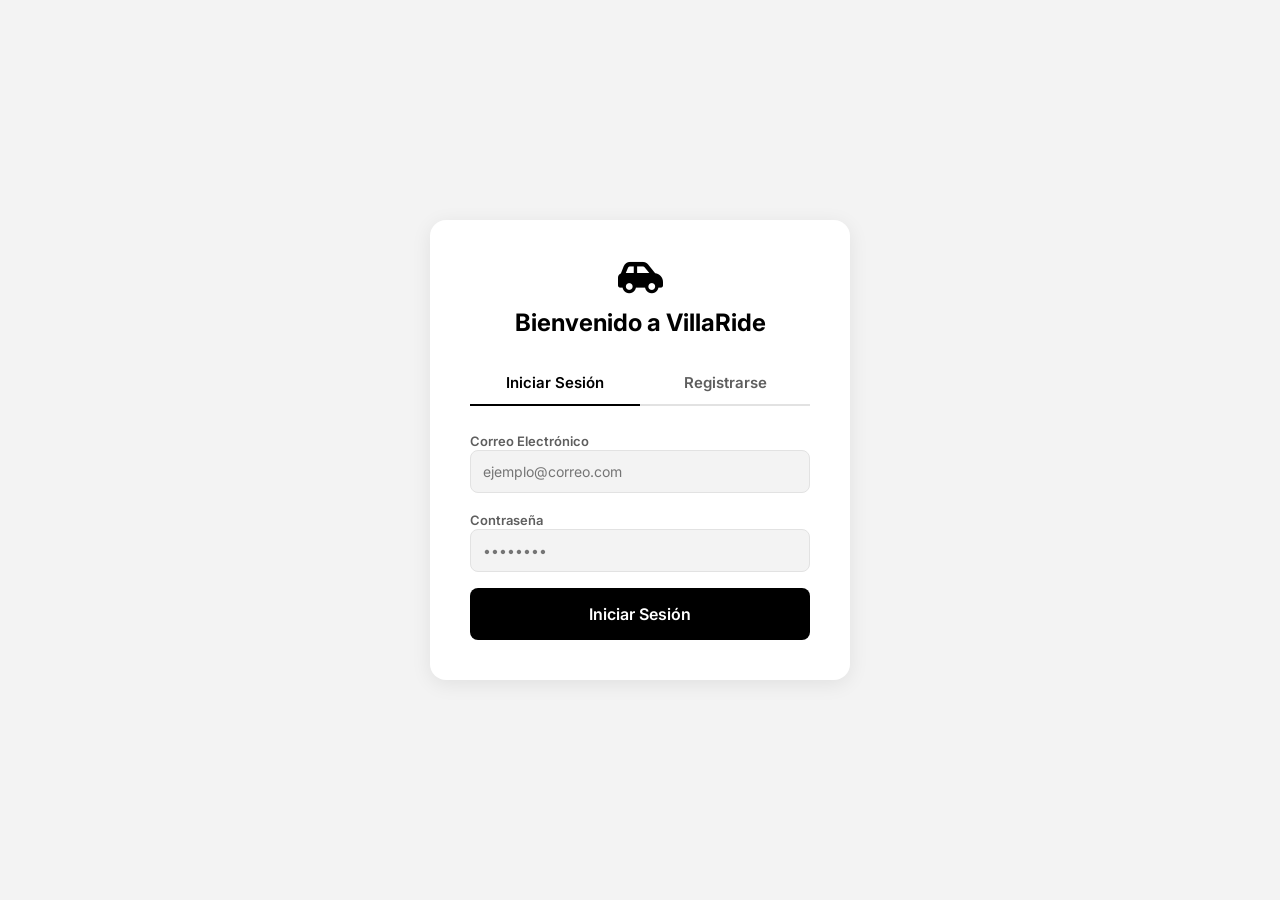
<file: login.html>
<!DOCTYPE html>
<html lang="es">
<head>
    <meta charset="UTF-8">
    <meta name="viewport" content="width=device-width, initial-scale=1.0">
    <title>VillaRide - Iniciar Sesión / Registro</title>
    <link rel="stylesheet" href="https://cdnjs.cloudflare.com/ajax/libs/font-awesome/6.4.0/css/all.min.css">
    <link href="https://fonts.googleapis.com/css2?family=Inter:wght@300;400;500;600;700&display=swap" rel="stylesheet">
    <link rel="stylesheet" href="styles.css">
    <style>
        body {
            display: flex;
            align-items: center;
            justify-content: center;
            background-color: var(--bg-secondary);
            overflow: auto;
        }
        .auth-container {
            background: var(--bg-primary);
            padding: 40px;
            border-radius: 16px;
            box-shadow: var(--shadow);
            width: 100%;
            max-width: 420px;
            text-align: center;
        }
        .auth-header {
            margin-bottom: 24px;
        }
        .auth-header i {
            font-size: 36px;
            margin-bottom: 12px;
        }
        .auth-tabs {
            display: flex;
            border-bottom: 2px solid var(--border-color);
            margin-bottom: 24px;
        }
        .auth-tab {
            flex: 1;
            padding: 12px;
            background: none;
            border: none;
            font-weight: 600;
            color: var(--text-secondary);
            cursor: pointer;
            border-bottom: 2px solid transparent;
            margin-bottom: -2px;
            font-size: 15px;
        }
        .auth-tab.active {
            color: var(--text-primary);
            border-bottom-color: var(--accent-color);
        }
        .auth-form {
            display: flex;
            flex-direction: column;
            gap: 16px;
            text-align: left;
        }
        .auth-form label {
            font-size: 13px;
            font-weight: 600;
            color: var(--text-secondary);
        }
        .auth-form input {
            width: 100%;
            padding: 12px;
            border: 1px solid var(--border-color);
            border-radius: 8px;
            background: var(--bg-secondary);
            color: var(--text-primary);
            font-size: 14px;
            outline: none;
        }
        .auth-form input:focus {
            border-color: var(--accent-color);
        }
        .error-msg {
            color: var(--danger-color);
            font-size: 13px;
            display: none;
            text-align: center;
        }
    </style>
</head>
<body class="light-mode">

    <div class="auth-container">
        <div class="auth-header">
            <i class="fa-solid fa-car-side"></i>
            <h2>Bienvenido a VillaRide</h2>
        </div>

        <div class="auth-tabs">
            <button class="auth-tab active" id="tab-login" onclick="switchAuthMode('login')">Iniciar Sesión</button>
            <button class="auth-tab" id="tab-register" onclick="switchAuthMode('register')">Registrarse</button>
        </div>

        <form id="auth-form" class="auth-form">
            <div id="name-group" class="hidden">
                <label for="user-name">Nombre Completo</label>
                <input type="text" id="user-name" placeholder="Tu nombre">
            </div>

            <div>
                <label for="user-email">Correo Electrónico</label>
                <input type="email" id="user-email" placeholder="ejemplo@correo.com" required>
            </div>

            <div>
                <label for="user-password">Contraseña</label>
                <input type="password" id="user-password" placeholder="••••••••" required>
            </div>

            <p id="error-message" class="error-msg"></p>

            <button type="submit" id="submit-btn" class="primary-btn">Iniciar Sesión</button>
        </form>
    </div>

    <script>
        // Si ya hay sesión iniciada, redirigir directamente al Index
        if (localStorage.getItem('currentUser')) {
            window.location.href = 'index.html';
        }

        let mode = 'login';

        function switchAuthMode(newMode) {
            mode = newMode;
            document.getElementById('tab-login').classList.toggle('active', mode === 'login');
            document.getElementById('tab-register').classList.toggle('active', mode === 'register');
            document.getElementById('name-group').classList.toggle('hidden', mode === 'login');
            document.getElementById('submit-btn').textContent = mode === 'login' ? 'Iniciar Sesión' : 'Crear Cuenta';
            document.getElementById('error-message').style.display = 'none';
        }

        document.getElementById('auth-form').addEventListener('submit', (e) => {
            e.preventDefault();
            const email = document.getElementById('user-email').value.trim();
            const password = document.getElementById('user-password').value;
            const name = document.getElementById('user-name').value.trim();
            const errorEl = document.getElementById('error-message');

            let users = JSON.parse(localStorage.getItem('users') || '[]');

            if (mode === 'register') {
                if (!name) {
                    errorEl.textContent = 'Por favor ingresa tu nombre.';
                    errorEl.style.display = 'block';
                    return;
                }
                const existing = users.find(u => u.email === email);
                if (existing) {
                    errorEl.textContent = 'Este correo ya está registrado.';
                    errorEl.style.display = 'block';
                    return;
                }
                const newUser = { name, email, password, rating: '5.00' };
                users.push(newUser);
                localStorage.setItem('users', JSON.stringify(users));
                localStorage.setItem('currentUser', JSON.stringify(newUser));
                window.location.href = 'index.html';
            } else {
                const user = users.find(u => u.email === email && u.password === password);
                if (!user) {
                    errorEl.textContent = 'Correo o contraseña incorrectos.';
                    errorEl.style.display = 'block';
                    return;
                }
                localStorage.setItem('currentUser', JSON.stringify(user));
                window.location.href = 'index.html';
            }
        });
    </script>
</body>
</html>
</file>
<file: styles.css>
:root {
    --bg-primary: #ffffff;
    --bg-secondary: #f3f3f3;
    --bg-card: #ffffff;
    --text-primary: #000000;
    --text-secondary: #5e5e5e;
    --border-color: #e2e2e2;
    --accent-color: #000000;
    --accent-hover: #222222;
    --success-color: #05a357;
    --danger-color: #e11900;
    --star-color: #ffc043;
    --shadow: 0 4px 20px rgba(0,0,0,0.08);
}

.dark-mode {
    --bg-primary: #121212;
    --bg-secondary: #1a1a1a;
    --bg-card: #242424;
    --text-primary: #ffffff;
    --text-secondary: #a0a0a0;
    --border-color: #333333;
    --accent-color: #ffffff;
    --accent-hover: #e0e0e0;
    --shadow: 0 4px 20px rgba(0,0,0,0.5);
}

* {
    box-sizing: border-box;
    margin: 0;
    padding: 0;
    font-family: 'Inter', sans-serif;
}

body, html {
    height: 100%;
    width: 100%;
    overflow: hidden;
    background-color: var(--bg-primary);
    color: var(--text-primary);
}

#app {
    display: flex;
    height: 100vh;
    width: 100vw;
    position: relative;
    overflow: hidden;
}

#toast-container {
    position: fixed;
    top: 20px;
    right: 20px;
    z-index: 9999;
    display: flex;
    flex-direction: column;
    gap: 10px;
}

.toast {
    background: var(--bg-card);
    color: var(--text-primary);
    padding: 12px 20px;
    border-radius: 8px;
    box-shadow: var(--shadow);
    border-left: 4px solid var(--accent-color);
    font-size: 14px;
    animation: slideIn 0.3s ease, fadeOut 0.3s ease 2.7s forwards;
}

.toast.success { border-left-color: var(--success-color); }
.toast.error { border-left-color: var(--danger-color); }

@keyframes slideIn {
    from { transform: translateX(100%); opacity: 0; }
    to { transform: translateX(0); opacity: 1; }
}
@keyframes fadeOut {
    to { opacity: 0; transform: translateY(-10px); }
}

.sidebar {
    width: 80px;
    background: var(--bg-primary);
    border-right: 1px solid var(--border-color);
    display: flex;
    flex-direction: column;
    align-items: center;
    padding: 20px 0;
    z-index: 100;
    flex-shrink: 0;
}

.logo-container {
    display: flex;
    flex-direction: column;
    align-items: center;
    gap: 15px;
    margin-bottom: 40px;
}

.logo-icon { font-size: 24px; }
.logo-text { font-weight: 700; font-size: 18px; letter-spacing: -0.5px; }

.icon-btn {
    background: none;
    border: none;
    color: var(--text-primary);
    font-size: 16px;
    cursor: pointer;
    padding: 8px;
    border-radius: 50%;
    transition: background 0.2s;
}

.icon-btn:hover { background: var(--bg-secondary); }

.nav-menu {
    display: flex;
    flex-direction: column;
    gap: 20px;
    width: 100%;
}

.nav-item {
    background: none;
    border: none;
    display: flex;
    flex-direction: column;
    align-items: center;
    gap: 6px;
    color: var(--text-secondary);
    cursor: pointer;
    font-size: 11px;
    padding: 10px 0;
    width: 100%;
    border-left: 3px solid transparent;
    transition: all 0.2s;
}

.nav-item i { font-size: 20px; }
.nav-item.active { color: var(--text-primary); border-left-color: var(--accent-color); }

.mobile-only { display: none !important; }
.desktop-only { display: flex !important; }

.user-profile-wrapper {
    margin-top: auto;
    position: relative;
    width: 100%;
}

.user-profile {
    cursor: pointer;
    padding: 8px;
    border-radius: 8px;
    transition: background 0.2s;
    display: flex;
    flex-direction: column;
    align-items: center;
    gap: 6px;
    font-size: 12px;
}

.user-profile:hover { background: var(--bg-secondary); }

.avatar {
    width: 40px;
    height: 40px;
    border-radius: 50%;
    background: var(--bg-secondary);
    display: flex;
    align-items: center;
    justify-content: center;
}

.user-info { display: flex; flex-direction: column; align-items: center; }
.rating { color: var(--text-secondary); font-size: 11px; }
.rating i { color: var(--star-color); }

.dropdown-menu {
    position: absolute;
    bottom: 100%;
    left: 85px;
    background: var(--bg-primary);
    border: 1px solid var(--border-color);
    border-radius: 10px;
    box-shadow: var(--shadow);
    width: 180px;
    padding: 8px 0;
    z-index: 1000;
    display: flex;
    flex-direction: column;
}

.dropdown-item {
    background: none;
    border: none;
    padding: 10px 16px;
    text-align: left;
    color: var(--text-primary);
    font-size: 13px;
    cursor: pointer;
    display: flex;
    align-items: center;
    gap: 10px;
    width: 100%;
}

.dropdown-item:hover { background: var(--bg-secondary); }
.dropdown-item.danger { color: var(--danger-color); }

.panel-container {
    width: 420px;
    background: var(--bg-primary);
    z-index: 90;
    box-shadow: var(--shadow);
    display: flex;
    flex-direction: column;
    padding: 24px;
    overflow-y: auto;
    position: relative;
    flex-shrink: 0;
    height: 100vh;
}

.view { display: flex; flex-direction: column; gap: 18px; }
.view.hidden { display: none !important; }

.header h2 { font-size: 24px; font-weight: 700; }

/* MAP CONTAINER FORZADO */
#map-container {
    flex-grow: 1;
    height: 100vh;
    width: 100%;
    position: relative;
    display: block;
    background-color: #e5e3df;
}

#map {
    position: absolute !important;
    top: 0;
    bottom: 0;
    left: 0;
    right: 0;
    width: 100% !important;
    height: 100% !important;
    z-index: 1;
}

.location-box {
    display: flex;
    background: var(--bg-secondary);
    border-radius: 12px;
    padding: 12px;
    gap: 12px;
    position: relative;
}

.dots-indicator {
    display: flex;
    flex-direction: column;
    align-items: center;
    padding: 10px 0;
}

.dot { width: 8px; height: 8px; border-radius: 50%; }
.origin-dot { background: #000; }
.dest-dot { background: #000; border-radius: 0; }
.dark-mode .origin-dot, .dark-mode .dest-dot { background: #fff; }

.line {
    width: 2px;
    height: 30px;
    background: var(--border-color);
    margin: 4px 0;
}

.inputs { flex: 1; display: flex; flex-direction: column; gap: 10px; }

.input-group {
    display: flex;
    align-items: center;
    position: relative;
    width: 100%;
}

.input-group input {
    width: 100%;
    border: none;
    background: transparent;
    padding: 8px 0;
    color: var(--text-primary);
    font-weight: 500;
    outline: none;
}

.clear-btn { background: none; border: none; color: var(--text-secondary); cursor: pointer; padding: 4px; }

.icon-btn-small {
    background: none;
    border: none;
    color: var(--text-secondary);
    cursor: pointer;
    padding: 6px;
    font-size: 14px;
    border-radius: 50%;
    transition: background 0.2s, color 0.2s;
}

.icon-btn-small:hover { background: var(--bg-secondary); color: var(--text-primary); }

.search-results-dropdown {
    position: absolute;
    top: 100%;
    left: 0;
    right: 0;
    background: var(--bg-card);
    border: 1px solid var(--border-color);
    border-radius: 8px;
    box-shadow: var(--shadow);
    max-height: 200px;
    overflow-y: auto;
    z-index: 1000;
    margin-top: 4px;
}

.search-result-item {
    padding: 10px 12px;
    font-size: 13px;
    cursor: pointer;
    border-bottom: 1px solid var(--border-color);
    display: flex;
    align-items: center;
    gap: 8px;
    color: var(--text-primary);
}

.search-result-item:last-child { border-bottom: none; }
.search-result-item:hover { background: var(--bg-secondary); }

.favorites-section { display: flex; flex-direction: column; gap: 8px; margin-top: 5px; }

.favorites-header {
    display: flex;
    justify-content: space-between;
    align-items: center;
    font-size: 12px;
    font-weight: 600;
    color: var(--text-secondary);
}

.favorites-list { display: flex; flex-direction: column; gap: 6px; max-height: 150px; overflow-y: auto; }

.favorite-item {
    display: flex;
    align-items: center;
    gap: 10px;
    padding: 8px 10px;
    background: var(--bg-secondary);
    border-radius: 8px;
    cursor: pointer;
    font-size: 13px;
    transition: background 0.2s;
}

.favorite-item:hover { background: var(--border-color); }

.text-btn { background: none; border: none; color: var(--accent-color); font-size: 12px; cursor: pointer; font-weight: 600; }

.ride-options { display: flex; flex-direction: column; gap: 15px; margin-top: 10px; }
.vehicle-list { display: flex; flex-direction: column; gap: 10px; }

.vehicle-card {
    display: flex;
    align-items: center;
    padding: 12px;
    border: 2px solid transparent;
    border-radius: 12px;
    cursor: pointer;
    background: var(--bg-card);
    transition: all 0.2s;
}

.vehicle-card:hover { border-color: var(--border-color); }
.vehicle-card.selected { border-color: var(--text-primary); }

.vehicle-card img { width: 50px; height: 35px; object-fit: contain; margin-right: 12px; }
.vehicle-info { flex: 1; }
.vehicle-title { display: flex; align-items: center; gap: 8px; font-weight: 600; }
.capacity { font-size: 12px; color: var(--text-secondary); font-weight: 400; }
.eta { font-size: 12px; color: var(--text-secondary); }
.price { font-weight: 700; font-size: 16px; }

.payment-selector {
    display: flex;
    align-items: center;
    gap: 12px;
    padding: 12px;
    background: var(--bg-secondary);
    border-radius: 8px;
    font-size: 14px;
    cursor: pointer;
}

.chevron { margin-left: auto; color: var(--text-secondary); }

.primary-btn {
    background: var(--accent-color);
    color: var(--bg-primary);
    border: none;
    padding: 16px;
    border-radius: 8px;
    font-size: 16px;
    font-weight: 600;
    cursor: pointer;
    width: 100%;
    transition: opacity 0.2s;
}

.primary-btn:hover { opacity: 0.9; }

.secondary-btn {
    background: var(--bg-secondary);
    color: var(--text-primary);
    border: none;
    padding: 12px;
    border-radius: 8px;
    font-weight: 600;
    cursor: pointer;
    width: 100%;
}

.modal-overlay {
    position: fixed;
    top: 0; left: 0; right: 0; bottom: 0;
    background: rgba(0, 0, 0, 0.5);
    z-index: 2000;
    display: flex;
    align-items: center;
    justify-content: center;
}

.modal-content {
    background: var(--bg-primary);
    width: 90%;
    max-width: 400px;
    border-radius: 12px;
    padding: 20px;
    box-shadow: var(--shadow);
}

.modal-header { display: flex; justify-content: space-between; align-items: center; margin-bottom: 15px; }

.setting-row {
    padding: 12px 0;
    border-bottom: 1px solid var(--border-color);
    display: flex;
    align-items: center;
    justify-content: space-between;
}

.setting-row:last-child { border-bottom: none; }
.theme-setting { margin-top: 8px; }
.theme-label { display: flex; align-items: center; gap: 10px; font-weight: 600; }

.theme-switch-btn {
    background: var(--bg-secondary);
    border: 1px solid var(--border-color);
    color: var(--text-primary);
    padding: 8px 14px;
    border-radius: 20px;
    cursor: pointer;
    display: flex;
    align-items: center;
    gap: 8px;
    font-weight: 600;
    font-size: 13px;
    transition: all 0.2s;
}

.payment-options-list { display: flex; flex-direction: column; gap: 10px; }

.payment-option-item {
    display: flex;
    align-items: center;
    gap: 12px;
    padding: 12px;
    border: 1px solid var(--border-color);
    border-radius: 8px;
    cursor: pointer;
    transition: background 0.2s;
}

.payment-option-item:hover { background: var(--bg-secondary); }

.status-card {
    position: absolute;
    top: 0; left: 0; right: 0; bottom: 0;
    background: var(--bg-primary);
    padding: 24px;
    z-index: 10;
    display: flex;
    flex-direction: column;
    justify-content: center;
}

.status-state { display: flex; flex-direction: column; align-items: center; text-align: center; gap: 20px; }

.pulse-ring {
    width: 80px;
    height: 80px;
    border-radius: 50%;
    background: var(--accent-color);
    animation: pulse 1.5s infinite ease-out;
}

@keyframes pulse {
    0% { transform: scale(0.8); opacity: 0.8; }
    100% { transform: scale(1.4); opacity: 0; }
}

.driver-card {
    display: flex;
    align-items: center;
    gap: 16px;
    width: 100%;
    text-align: left;
    padding: 16px;
    border: 1px solid var(--border-color);
    border-radius: 12px;
    background: var(--bg-secondary);
}

.driver-card img {
    width: 60px;
    height: 60px;
    border-radius: 50%;
    object-fit: cover;
    border: 2px solid var(--accent-color);
}

.driver-info { flex: 1; display: flex; flex-direction: column; gap: 4px; }
.car-details { font-size: 13px; color: var(--text-secondary); font-weight: 500; }

.driver-sub-details { display: flex; align-items: center; gap: 10px; margin-top: 2px; }

.badge-plate {
    background: var(--bg-card);
    border: 1px solid var(--border-color);
    padding: 2px 8px;
    border-radius: 6px;
    font-size: 11px;
    font-weight: 700;
    letter-spacing: 0.5px;
    text-transform: uppercase;
}

.driver-actions-row { display: flex; gap: 10px; width: 100%; }
.driver-actions-row .action-btn { flex: 1; padding: 10px; font-size: 13px; font-weight: 600; }

.trip-progress { width: 100%; display: flex; flex-direction: column; gap: 8px; }
.eta-large { font-weight: 700; font-size: 18px; }

.progress-bar { height: 6px; background: var(--bg-secondary); border-radius: 3px; overflow: hidden; }
.progress-bar .fill { height: 100%; width: 0%; background: var(--success-color); transition: width 0.5s ease; }

.star-rating { display: flex; gap: 10px; font-size: 28px; color: var(--border-color); cursor: pointer; }
.star-rating .star.active { color: var(--star-color); }
.check-icon { font-size: 50px; color: var(--success-color); }

.history-list { display: flex; flex-direction: column; gap: 12px; }
.history-item {
    padding: 14px;
    border: 1px solid var(--border-color);
    border-radius: 10px;
    display: flex;
    justify-content: space-between;
    align-items: center;
}

.hidden { display: none !important; }

.custom-marker {
    background: #000;
    color: #fff;
    border-radius: 50%;
    display: flex;
    align-items: center;
    justify-content: center;
    font-size: 12px;
    box-shadow: 0 2px 10px rgba(0,0,0,0.3);
}

.car-marker { transition: transform 0.3s linear; }

@media (max-width: 768px) {
    body, html { overflow: auto; }

    #app {
        flex-direction: column-reverse;
        height: 100vh;
        overflow-y: auto;
    }

    .mobile-only { display: flex !important; }
    .desktop-only { display: none !important; }

    .sidebar {
        width: 100%;
        height: 64px;
        flex-direction: row;
        justify-content: space-around;
        padding: 0;
        border-right: none;
        border-top: 1px solid var(--border-color);
        position: fixed;
        bottom: 0;
        left: 0;
        z-index: 1000;
        background: var(--bg-primary);
    }

    .logo-container { display: none; }

    .nav-menu {
        flex-direction: row;
        justify-content: space-around;
        width: 100%;
        height: 100%;
    }

    .nav-item {
        flex-direction: column;
        gap: 4px;
        font-size: 11px;
        border-left: none;
        border-bottom: 3px solid transparent;
        justify-content: center;
        height: 100%;
    }

    .nav-item i { font-size: 18px; }
    .nav-item.active { border-left-color: transparent; border-bottom-color: var(--accent-color); }

    .panel-container {
        width: 100%;
        height: auto;
        min-height: auto;
        padding: 18px 16px 90px 16px;
        box-shadow: none;
        flex-shrink: 0;
    }

    #map-container {
        width: 100%;
        height: 280px !important;
        min-height: 280px;
        position: relative;
        flex-shrink: 0;
    }

    #map {
        height: 100% !important;
        width: 100% !important;
        position: absolute;
        top: 0;
        left: 0;
    }
}
</file>
